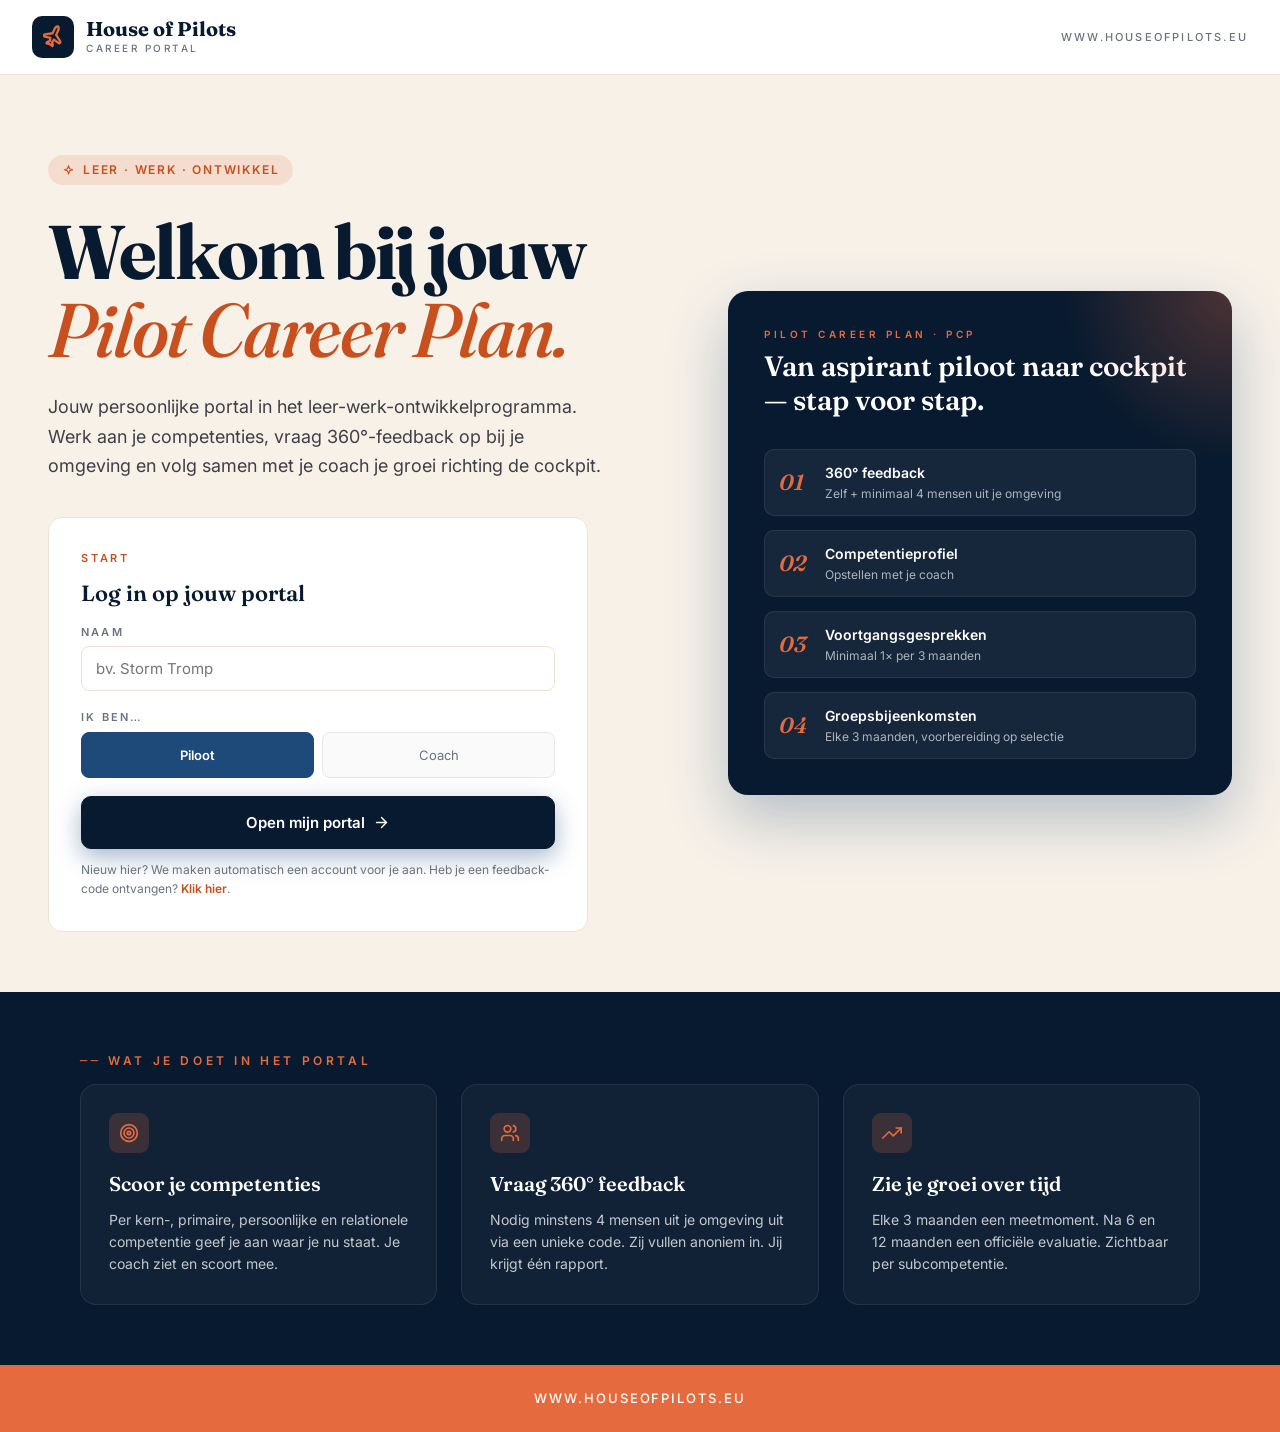
<file: site/index.html>
<!doctype html>
<html lang="nl">
<head>
  <meta charset="utf-8">
  <meta name="viewport" content="width=device-width,initial-scale=1">
  <title>House of Pilots — Pilot Career Portal</title>
  <link rel="stylesheet" href="css/style.css">
</head>
<body>

<nav class="nav">
  <div class="nav-brand">
    <div class="nav-logo" style="width:42px;height:42px;border-radius:10px">
      <svg width="22" height="22" viewBox="0 0 24 24" fill="none" stroke="#E56B3E" stroke-width="2.5" stroke-linecap="round" stroke-linejoin="round" style="transform:rotate(-20deg)">
        <path d="M17.8 19.2 16 11l3.5-3.5C21 6 21.5 4 21 3c-1-.5-3 0-4.5 1.5L13 8 4.8 6.2c-.5-.1-.9.1-1.1.5l-.3.5c-.2.5-.1 1 .3 1.3L9 12l-2 3H4l-1 1 3 2 2 3 1-1v-3l3-2 3.5 5.3c.3.4.8.5 1.3.3l.5-.2c.4-.3.6-.7.5-1.2z"/>
      </svg>
    </div>
    <div>
      <div class="nav-title" style="font-size:20px">House of Pilots</div>
      <div class="nav-sub">Career Portal</div>
    </div>
  </div>
  <div style="font-size:11px;letter-spacing:.2em;color:var(--muted);text-transform:uppercase;font-weight:500">www.houseofpilots.eu</div>
</nav>

<section class="hero">
  <div class="hero-grid">
    <div class="fade-up">
      <div class="hero-eyebrow">
        <svg width="13" height="13" viewBox="0 0 24 24" fill="none" stroke="currentColor" stroke-width="2" stroke-linecap="round" stroke-linejoin="round"><path d="m12 3-1.9 5.8L4.3 10.7l5.8 1.9L12 18.5l1.9-5.9 5.8-1.9-5.8-1.9z"/></svg>
        Leer · Werk · Ontwikkel
      </div>
      <h1 class="hero-title font-display">Welkom bij jouw <em>Pilot Career Plan.</em></h1>
      <p class="hero-lead">
        Jouw persoonlijke portal in het leer-werk-ontwikkelprogramma. Werk aan je competenties,
        vraag 360°-feedback op bij je omgeving en volg samen met je coach je groei richting de cockpit.
      </p>

      <form id="enter-form" class="card card-lg" style="max-width:540px">
        <div style="font-size:11px;letter-spacing:.25em;color:var(--coral-dark);text-transform:uppercase;font-weight:600;margin-bottom:10px">Start</div>
        <h3 class="font-display" style="font-size:22px;font-weight:600;color:var(--navy-deep);margin-bottom:14px">Log in op jouw portal</h3>

        <div class="field">
          <label class="field-label">Naam</label>
          <input id="f-name" class="input" placeholder="bv. Storm Tromp" autocomplete="name" required>
        </div>

        <div class="field">
          <label class="field-label">Ik ben…</label>
          <div style="display:flex;gap:8px">
            <label class="scale-opt main" style="min-width:0">
              <input type="radio" name="f-role" value="pilot" checked style="display:none">
              <span class="role-text">Piloot</span>
            </label>
            <label class="scale-opt main" style="min-width:0">
              <input type="radio" name="f-role" value="coach" style="display:none">
              <span class="role-text">Coach</span>
            </label>
          </div>
        </div>

        <button type="submit" class="btn btn-primary btn-lg" style="width:100%;justify-content:center">
          Open mijn portal
          <svg width="17" height="17" viewBox="0 0 24 24" fill="none" stroke="currentColor" stroke-width="2" stroke-linecap="round" stroke-linejoin="round"><path d="M5 12h14"/><path d="m12 5 7 7-7 7"/></svg>
        </button>
        <p style="font-size:12px;color:var(--muted);margin-top:12px;line-height:1.55">
          Nieuw hier? We maken automatisch een account voor je aan.
          Heb je een feedback-code ontvangen? <a href="feedback.html" style="color:var(--coral-dark);font-weight:600">Klik hier</a>.
        </p>
      </form>
    </div>

    <div class="fade-up" style="animation-delay:.15s">
      <div class="hero-card">
        <div class="hero-card-eyebrow">Pilot Career Plan · PCP</div>
        <div class="hero-card-title">Van aspirant piloot naar cockpit — stap voor stap.</div>
        <div class="hero-steps">
          <div class="hero-step"><div class="hero-step-num">01</div><div><div class="hero-step-t">360° feedback</div><div class="hero-step-d">Zelf + minimaal 4 mensen uit je omgeving</div></div></div>
          <div class="hero-step"><div class="hero-step-num">02</div><div><div class="hero-step-t">Competentieprofiel</div><div class="hero-step-d">Opstellen met je coach</div></div></div>
          <div class="hero-step"><div class="hero-step-num">03</div><div><div class="hero-step-t">Voortgangsgesprekken</div><div class="hero-step-d">Minimaal 1× per 3 maanden</div></div></div>
          <div class="hero-step"><div class="hero-step-num">04</div><div><div class="hero-step-t">Groepsbijeenkomsten</div><div class="hero-step-d">Elke 3 maanden, voorbereiding op selectie</div></div></div>
        </div>
      </div>
    </div>
  </div>
</section>

<section class="feat-section">
  <div class="container">
    <div class="feat-eyebrow">── Wat je doet in het portal</div>
    <div class="feat-grid">
      <div class="feat-card">
        <div class="feat-icon">
          <svg width="20" height="20" viewBox="0 0 24 24" fill="none" stroke="#E56B3E" stroke-width="2" stroke-linecap="round" stroke-linejoin="round"><circle cx="12" cy="12" r="10"/><circle cx="12" cy="12" r="6"/><circle cx="12" cy="12" r="2"/></svg>
        </div>
        <h3 class="feat-title">Scoor je competenties</h3>
        <p class="feat-body">Per kern-, primaire, persoonlijke en relationele competentie geef je aan waar je nu staat. Je coach ziet en scoort mee.</p>
      </div>
      <div class="feat-card">
        <div class="feat-icon">
          <svg width="20" height="20" viewBox="0 0 24 24" fill="none" stroke="#E56B3E" stroke-width="2" stroke-linecap="round" stroke-linejoin="round"><path d="M16 21v-2a4 4 0 0 0-4-4H6a4 4 0 0 0-4 4v2"/><circle cx="9" cy="7" r="4"/><path d="M22 21v-2a4 4 0 0 0-3-3.87"/><path d="M16 3.13a4 4 0 0 1 0 7.75"/></svg>
        </div>
        <h3 class="feat-title">Vraag 360° feedback</h3>
        <p class="feat-body">Nodig minstens 4 mensen uit je omgeving uit via een unieke code. Zij vullen anoniem in. Jij krijgt één rapport.</p>
      </div>
      <div class="feat-card">
        <div class="feat-icon">
          <svg width="20" height="20" viewBox="0 0 24 24" fill="none" stroke="#E56B3E" stroke-width="2" stroke-linecap="round" stroke-linejoin="round"><polyline points="23 6 13.5 15.5 8.5 10.5 1 18"/><polyline points="17 6 23 6 23 12"/></svg>
        </div>
        <h3 class="feat-title">Zie je groei over tijd</h3>
        <p class="feat-body">Elke 3 maanden een meetmoment. Na 6 en 12 maanden een officiële evaluatie. Zichtbaar per subcompetentie.</p>
      </div>
    </div>
  </div>
</section>

<footer class="footer">WWW.HOUSEOFPILOTS.EU</footer>

<style>
  /* Radio-style scale buttons (intro form) */
  .scale-opt.main{cursor:pointer}
  input[type=radio]:checked + .role-text,
  label.scale-opt:has(input:checked){background:var(--navy);color:white;border-color:var(--navy);font-weight:600}
</style>

<script src="js/config.js"></script>
<script src="js/api.js"></script>
<script src="js/utils.js"></script>
<script>
  document.getElementById('enter-form').addEventListener('submit', async (e) => {
    e.preventDefault();
    const name = document.getElementById('f-name').value.trim();
    const role = (document.querySelector('input[name=f-role]:checked') || {}).value || 'pilot';
    if (!name) return;

    const btn = e.target.querySelector('button[type=submit]');
    const orig = btn.innerHTML;
    btn.disabled = true; btn.innerHTML = 'Even geduld…';

    try {
      const user = await HopApi.findOrCreateUser({ full_name: name, role });
      HopSession.set({ user_id: user.id, full_name: user.full_name, role });
      window.location.href = 'portal.html';
    } catch (err) {
      console.error(err);
      HopUtil.toast('Kon niet inloggen — controleer je internetverbinding', 'error', 3000);
      btn.disabled = false; btn.innerHTML = orig;
    }
  });

  // Style radios via JS fallback for browsers without :has()
  document.querySelectorAll('input[name=f-role]').forEach((r) => {
    r.addEventListener('change', () => {
      document.querySelectorAll('label.scale-opt').forEach((lbl) => {
        const checked = lbl.querySelector('input')?.checked;
        lbl.classList.toggle('active', !!checked);
      });
    });
  });
  document.querySelectorAll('input[name=f-role]:checked').forEach((r) => r.dispatchEvent(new Event('change')));
</script>
</body>
</html>
</file>
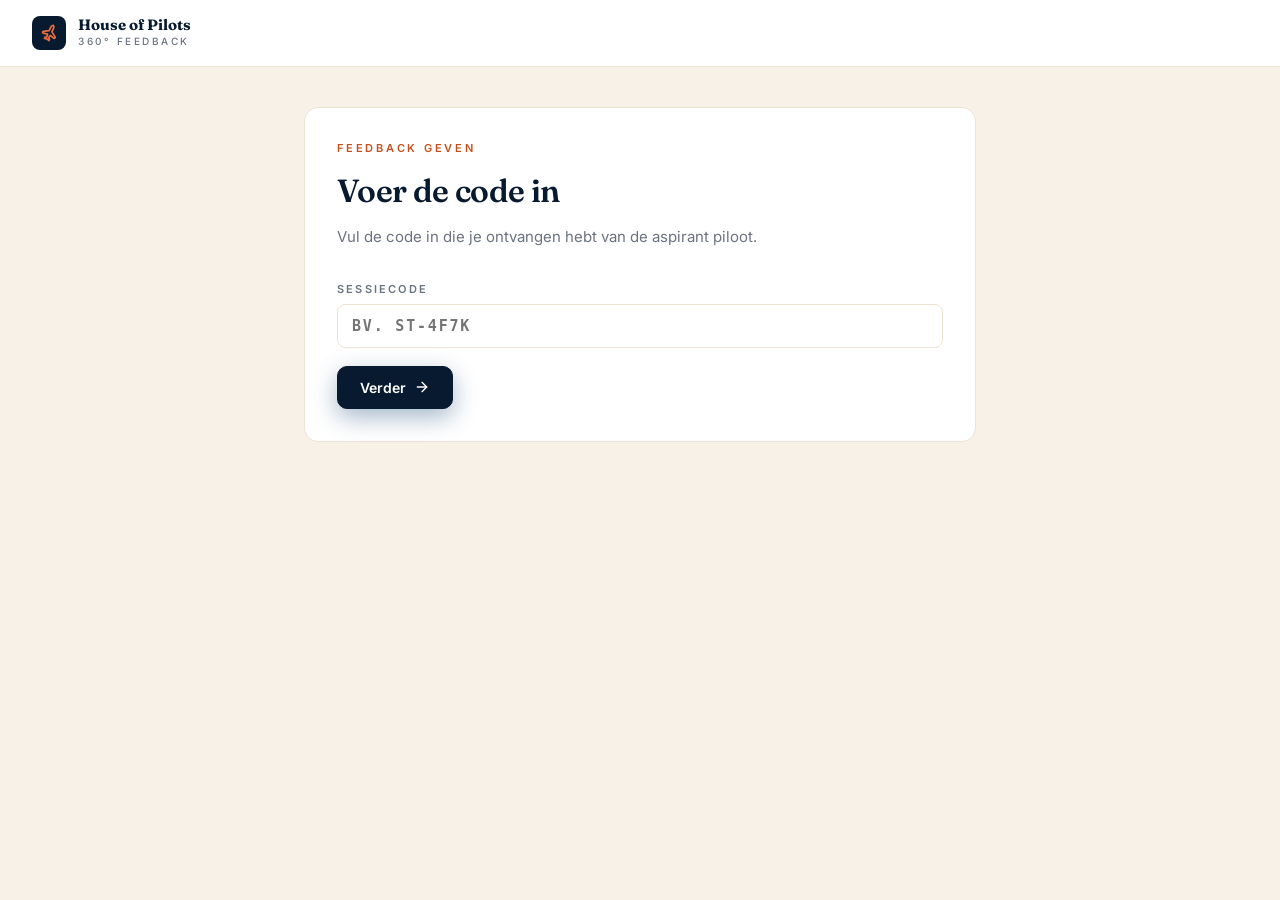
<file: site/feedback.html>
<!doctype html>
<html lang="nl">
<head>
  <meta charset="utf-8">
  <meta name="viewport" content="width=device-width,initial-scale=1">
  <title>360° Feedback geven — House of Pilots</title>
  <link rel="stylesheet" href="css/style.css">
</head>
<body>

<nav class="nav">
  <div class="nav-brand">
    <div class="nav-logo">
      <svg width="17" height="17" viewBox="0 0 24 24" fill="none" stroke="#E56B3E" stroke-width="2.5" stroke-linecap="round" stroke-linejoin="round" style="transform:rotate(-20deg)"><path d="M17.8 19.2 16 11l3.5-3.5C21 6 21.5 4 21 3c-1-.5-3 0-4.5 1.5L13 8 4.8 6.2c-.5-.1-.9.1-1.1.5l-.3.5c-.2.5-.1 1 .3 1.3L9 12l-2 3H4l-1 1 3 2 2 3 1-1v-3l3-2 3.5 5.3c.3.4.8.5 1.3.3l.5-.2c.4-.3.6-.7.5-1.2z"/></svg>
    </div>
    <div>
      <div class="nav-title">House of Pilots</div>
      <div class="nav-sub">360° Feedback</div>
    </div>
  </div>
</nav>

<main class="container-sm" style="padding-top:40px;padding-bottom:60px">
  <div id="main"><div class="spinner" style="margin:120px auto"></div></div>
</main>

<script src="js/config.js"></script>
<script src="js/api.js"></script>
<script src="js/data.js"></script>
<script src="js/utils.js"></script>
<script src="js/feedback.js"></script>
</body>
</html>
</file>
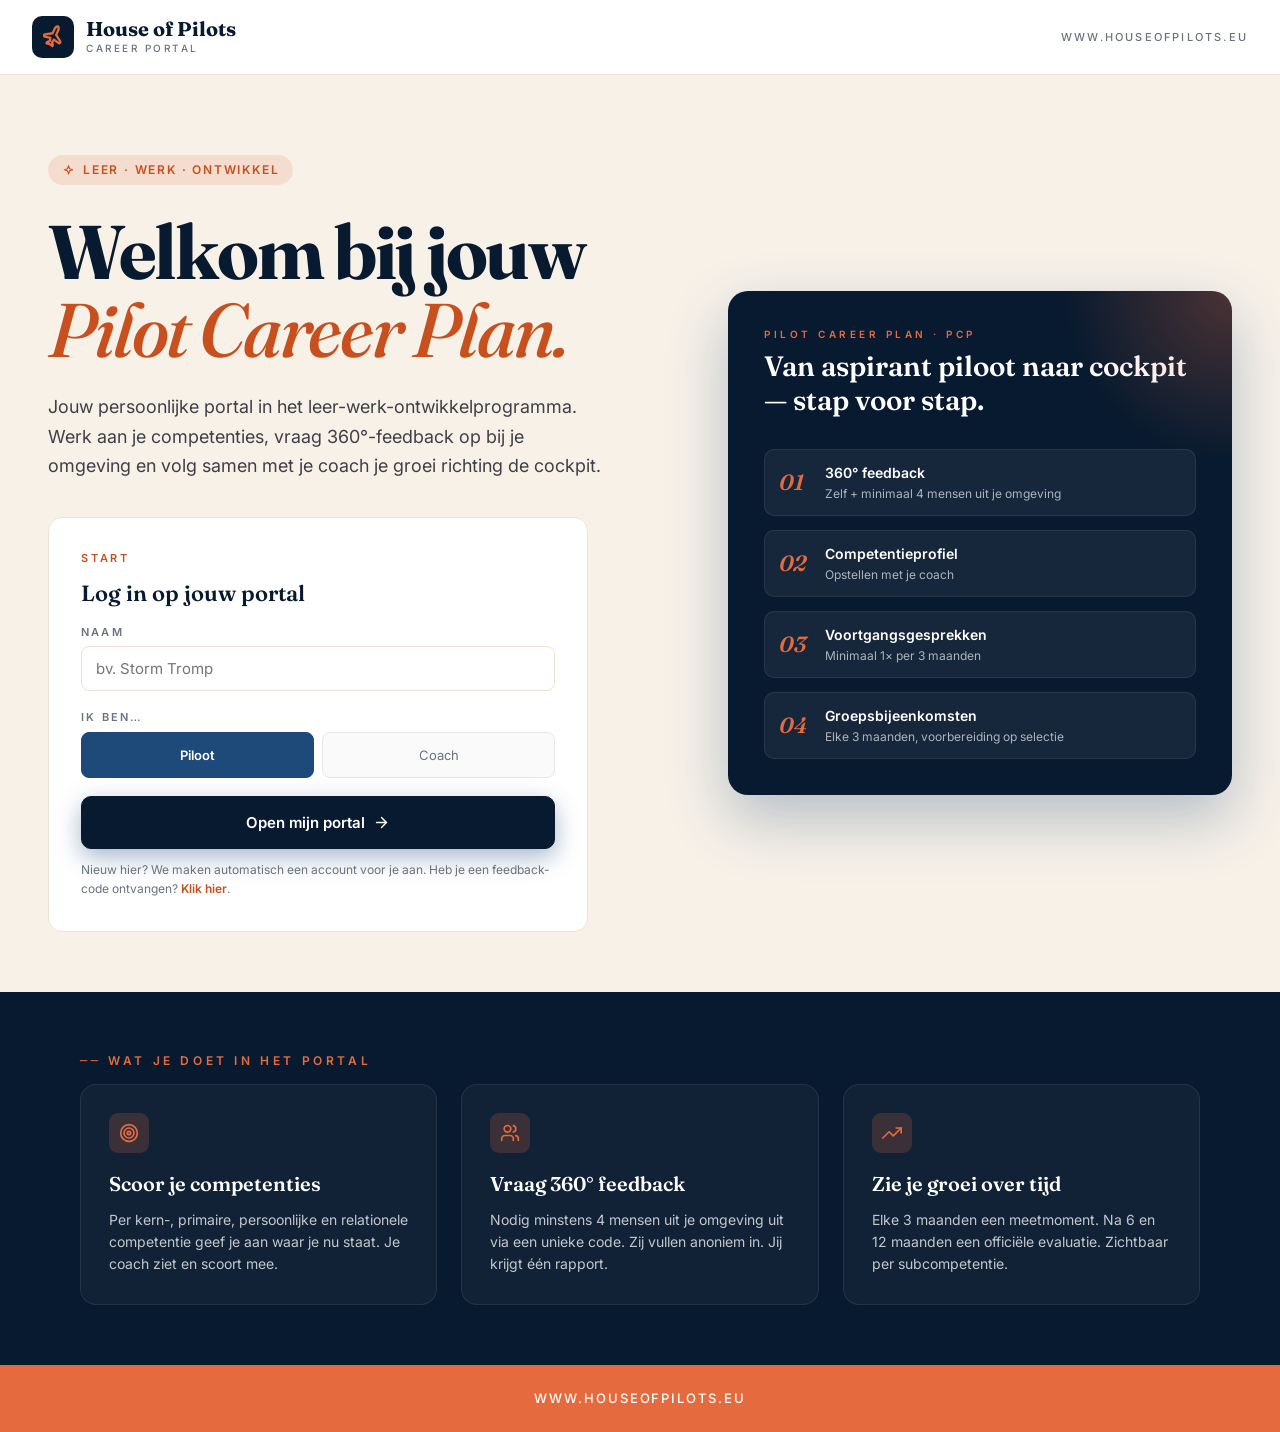
<file: site/portal.html>
<!doctype html>
<html lang="nl">
<head>
  <meta charset="utf-8">
  <meta name="viewport" content="width=device-width,initial-scale=1">
  <title>Portal — House of Pilots</title>
  <link rel="stylesheet" href="css/style.css">
</head>
<body>

<nav class="nav no-print">
  <div class="nav-brand">
    <a href="index.html" class="btn-ghost" style="padding:6px;display:flex;align-items:center" title="Terug naar home">
      <svg width="18" height="18" viewBox="0 0 24 24" fill="none" stroke="currentColor" stroke-width="2" stroke-linecap="round" stroke-linejoin="round"><path d="m15 18-6-6 6-6"/></svg>
    </a>
    <div class="nav-logo">
      <svg width="17" height="17" viewBox="0 0 24 24" fill="none" stroke="#E56B3E" stroke-width="2.5" stroke-linecap="round" stroke-linejoin="round" style="transform:rotate(-20deg)"><path d="M17.8 19.2 16 11l3.5-3.5C21 6 21.5 4 21 3c-1-.5-3 0-4.5 1.5L13 8 4.8 6.2c-.5-.1-.9.1-1.1.5l-.3.5c-.2.5-.1 1 .3 1.3L9 12l-2 3H4l-1 1 3 2 2 3 1-1v-3l3-2 3.5 5.3c.3.4.8.5 1.3.3l.5-.2c.4-.3.6-.7.5-1.2z"/></svg>
    </div>
    <div>
      <div class="nav-title">House of Pilots Portal</div>
      <div class="nav-sub" id="nav-user">Pilot Career Plan</div>
    </div>
  </div>
  <div class="nav-right">
    <button class="role-btn" id="role-pilot" data-role="pilot">
      <svg width="14" height="14" viewBox="0 0 24 24" fill="none" stroke="currentColor" stroke-width="2" stroke-linecap="round" stroke-linejoin="round"><path d="M20 21v-2a4 4 0 0 0-4-4H8a4 4 0 0 0-4 4v2"/><circle cx="12" cy="7" r="4"/></svg>
      Piloot
    </button>
    <button class="role-btn" id="role-coach" data-role="coach">
      <svg width="14" height="14" viewBox="0 0 24 24" fill="none" stroke="currentColor" stroke-width="2" stroke-linecap="round" stroke-linejoin="round"><path d="M17 11a5 5 0 1 0-10 0v6h10z"/><path d="M12 2v3"/><path d="m4.9 4.9 2.1 2.1"/><path d="m19.1 4.9-2.1 2.1"/><path d="M3 21h18"/></svg>
      Coach
    </button>
    <button class="role-btn" id="btn-logout" title="Uitloggen" style="background:transparent">
      <svg width="14" height="14" viewBox="0 0 24 24" fill="none" stroke="currentColor" stroke-width="2" stroke-linecap="round" stroke-linejoin="round"><path d="M9 21H5a2 2 0 0 1-2-2V5a2 2 0 0 1 2-2h4"/><polyline points="16 17 21 12 16 7"/><line x1="21" y1="12" x2="9" y2="12"/></svg>
    </button>
  </div>
</nav>

<div class="app-grid">
  <aside class="sidebar no-print">
    <div class="sidebar-label">Navigatie</div>
    <button class="side-link" data-tab="dashboard">
      <svg width="17" height="17" viewBox="0 0 24 24" fill="none" stroke="currentColor" stroke-width="2" stroke-linecap="round" stroke-linejoin="round"><path d="M3 3v18h18"/><path d="M18 17V9"/><path d="M13 17V5"/><path d="M8 17v-3"/></svg>
      Dashboard
    </button>
    <button class="side-link" data-tab="pcp">
      <svg width="17" height="17" viewBox="0 0 24 24" fill="none" stroke="currentColor" stroke-width="2" stroke-linecap="round" stroke-linejoin="round"><circle cx="12" cy="12" r="10"/><circle cx="12" cy="12" r="6"/><circle cx="12" cy="12" r="2"/></svg>
      PCP — Competenties
    </button>
    <button class="side-link" data-tab="feedback">
      <svg width="17" height="17" viewBox="0 0 24 24" fill="none" stroke="currentColor" stroke-width="2" stroke-linecap="round" stroke-linejoin="round"><path d="M16 21v-2a4 4 0 0 0-4-4H6a4 4 0 0 0-4 4v2"/><circle cx="9" cy="7" r="4"/><path d="M22 21v-2a4 4 0 0 0-3-3.87"/><path d="M16 3.13a4 4 0 0 1 0 7.75"/></svg>
      360° Feedback
    </button>

    <div style="margin-top:32px;padding:0 12px">
      <div class="sidebar-label" style="padding:0 0 10px">Huidige rol</div>
      <div id="role-card" style="padding:14px;border-radius:10px;border:1px solid"></div>
    </div>
  </aside>

  <main class="main" id="main"></main>
</div>

<script src="js/config.js"></script>
<script src="js/api.js"></script>
<script src="js/data.js"></script>
<script src="js/utils.js"></script>
<script src="js/portal.js"></script>
</body>
</html>
</file>
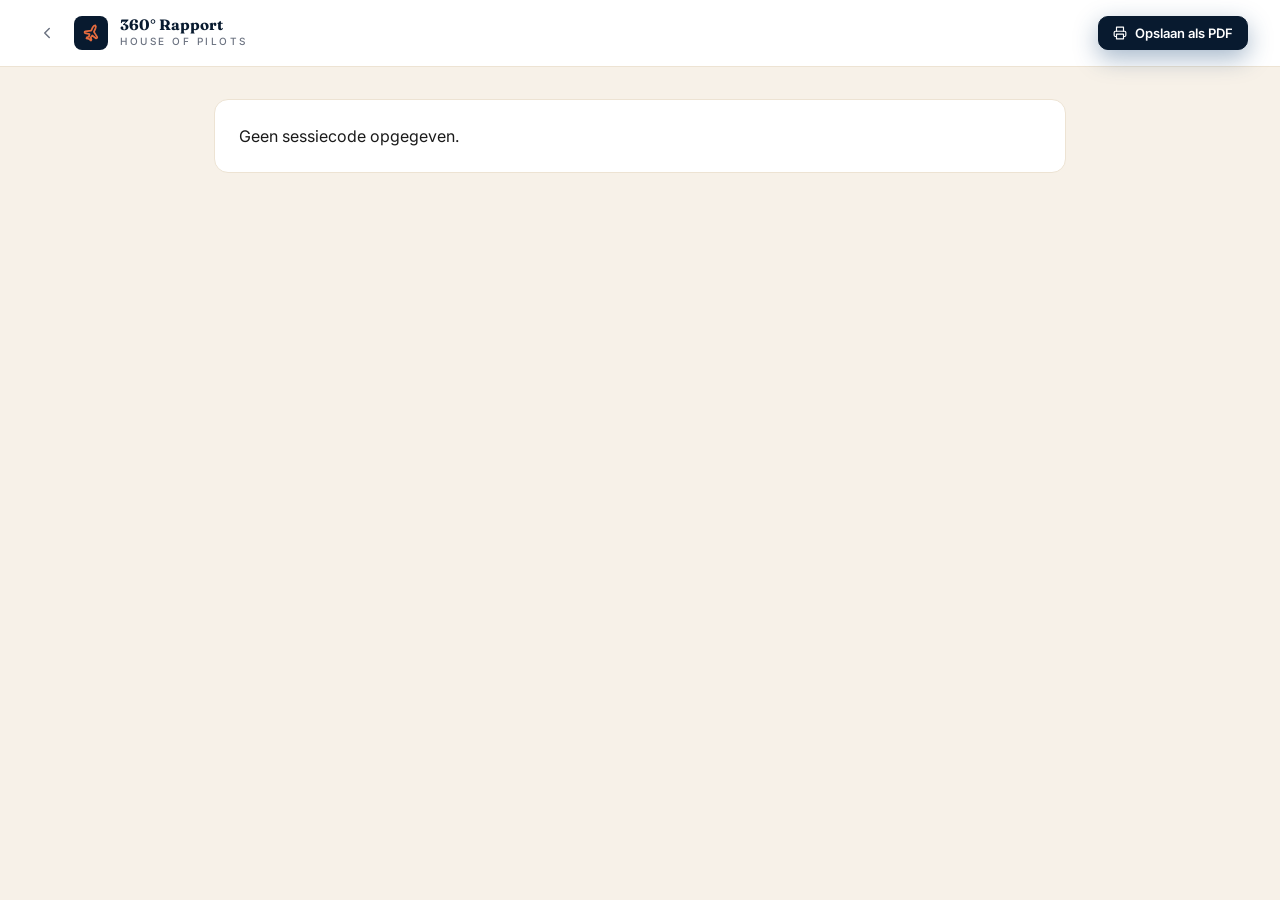
<file: site/report.html>
<!doctype html>
<html lang="nl">
<head>
  <meta charset="utf-8">
  <meta name="viewport" content="width=device-width,initial-scale=1">
  <title>360° Rapport — House of Pilots</title>
  <link rel="stylesheet" href="css/style.css">
</head>
<body>

<nav class="nav no-print">
  <div class="nav-brand">
    <a href="portal.html#feedback" class="btn-ghost" style="padding:6px;display:flex;align-items:center">
      <svg width="18" height="18" viewBox="0 0 24 24" fill="none" stroke="currentColor" stroke-width="2" stroke-linecap="round" stroke-linejoin="round"><path d="m15 18-6-6 6-6"/></svg>
    </a>
    <div class="nav-logo">
      <svg width="17" height="17" viewBox="0 0 24 24" fill="none" stroke="#E56B3E" stroke-width="2.5" stroke-linecap="round" stroke-linejoin="round" style="transform:rotate(-20deg)"><path d="M17.8 19.2 16 11l3.5-3.5C21 6 21.5 4 21 3c-1-.5-3 0-4.5 1.5L13 8 4.8 6.2c-.5-.1-.9.1-1.1.5l-.3.5c-.2.5-.1 1 .3 1.3L9 12l-2 3H4l-1 1 3 2 2 3 1-1v-3l3-2 3.5 5.3c.3.4.8.5 1.3.3l.5-.2c.4-.3.6-.7.5-1.2z"/></svg>
    </div>
    <div>
      <div class="nav-title">360° Rapport</div>
      <div class="nav-sub">House of Pilots</div>
    </div>
  </div>
  <button class="btn btn-primary btn-sm" id="btn-print">
    <svg width="14" height="14" viewBox="0 0 24 24" fill="none" stroke="currentColor" stroke-width="2" stroke-linecap="round" stroke-linejoin="round"><polyline points="6 9 6 2 18 2 18 9"/><path d="M6 18H4a2 2 0 0 1-2-2v-5a2 2 0 0 1 2-2h16a2 2 0 0 1 2 2v5a2 2 0 0 1-2 2h-2"/><rect x="6" y="14" width="12" height="8"/></svg>
    Opslaan als PDF
  </button>
</nav>

<main style="padding:32px 24px;max-width:900px;margin:0 auto" id="main">
  <div class="spinner" style="margin:120px auto"></div>
</main>

<script src="js/config.js"></script>
<script src="js/api.js"></script>
<script src="js/data.js"></script>
<script src="js/utils.js"></script>
<script src="js/report.js"></script>
</body>
</html>
</file>
<file: site/css/style.css>
/* ============================================================
   HOUSE OF PILOTS — Shared stylesheet
   Theme: cream / navy / coral  (Fraunces + Inter)
   ============================================================ */

@import url('https://fonts.googleapis.com/css2?family=Fraunces:opsz,wght@9..144,400;9..144,500;9..144,600;9..144,700&family=Inter:wght@300;400;500;600;700&display=swap');

:root{
  --navy:#1E4A7A;
  --navy-dark:#0F2844;
  --navy-deep:#081A2F;
  --coral:#E56B3E;
  --coral-dark:#C8501E;
  --cream:#F7F1E8;
  --sand:#EDE3D3;
  --ink:#1A1A1A;
  --muted:#6B7280;
  --success:#15803D;
  --warning:#D97706;
  --danger:#B91C1C;
}

*{box-sizing:border-box;margin:0;padding:0}
html,body{min-height:100%}
body{
  font-family:'Inter',system-ui,-apple-system,sans-serif;
  color:var(--ink);
  background:var(--cream);
  line-height:1.5;
  -webkit-font-smoothing:antialiased;
}

.font-display{font-family:'Fraunces',Georgia,serif;font-optical-sizing:auto}
a{color:inherit;text-decoration:none}
button{font-family:inherit;cursor:pointer;border:none;background:none}
input,textarea,select{font-family:inherit;font-size:inherit;color:inherit}
::selection{background:var(--coral);color:white}

/* ========== Animations ========== */
@keyframes fadeUp  { from{opacity:0;transform:translateY(16px)} to{opacity:1;transform:translateY(0)} }
@keyframes slideIn { from{opacity:0;transform:translateX(-10px)} to{opacity:1;transform:translateX(0)} }
@keyframes spin    { to{transform:rotate(360deg)} }
.fade-up{animation:fadeUp .6s ease-out both}
.slide-in{animation:slideIn .4s ease-out both}

/* ========== Layout helpers ========== */
.container{max-width:1280px;margin:0 auto;padding:0 32px}
.container-sm{max-width:720px;margin:0 auto;padding:0 24px}
.stack > * + *{margin-top:var(--gap,1rem)}
.hidden{display:none!important}

/* ========== Nav bar ========== */
.nav{
  padding:16px 32px;
  background:white;
  border-bottom:1px solid var(--sand);
  display:flex;align-items:center;justify-content:space-between;
  position:sticky;top:0;z-index:30;
}
.nav-brand{display:flex;align-items:center;gap:12px}
.nav-logo{
  width:34px;height:34px;border-radius:8px;background:var(--navy-deep);
  display:flex;align-items:center;justify-content:center;
}
.nav-logo svg{transform:rotate(-20deg)}
.nav-title{font-family:'Fraunces',Georgia,serif;font-size:15px;font-weight:700;color:var(--navy-deep);line-height:1}
.nav-sub{font-size:10px;letter-spacing:.25em;color:var(--muted);text-transform:uppercase;margin-top:2px;font-weight:500}
.nav-right{display:flex;gap:4px;padding:4px;background:var(--sand);border-radius:10px}

.role-btn{
  padding:7px 14px;border-radius:7px;font-size:13px;font-weight:600;
  display:flex;align-items:center;gap:6px;color:var(--muted);
}
.role-btn.active{background:white;color:var(--navy-deep);box-shadow:0 1px 3px rgba(0,0,0,.1)}

/* ========== Sidebar ========== */
.app-grid{display:grid;grid-template-columns:240px 1fr;min-height:calc(100vh - 67px)}
.sidebar{background:white;border-right:1px solid var(--sand);padding:28px 16px}
.sidebar-label{font-size:10px;letter-spacing:.25em;color:var(--muted);text-transform:uppercase;padding:0 12px 10px;font-weight:600}
.side-link{
  width:100%;display:flex;align-items:center;gap:12px;
  padding:12px 14px;color:var(--ink);border-radius:9px;
  font-size:14px;font-weight:500;text-align:left;margin-bottom:4px;
}
.side-link.active{background:var(--navy-deep);color:white}
.side-link:not(.active):hover{background:var(--sand)}
.main{padding:36px 48px;max-width:1200px}

/* ========== Intro / landing ========== */
.hero{position:relative;padding:80px 48px 60px;max-width:1280px;margin:0 auto}
.hero-grid{display:grid;grid-template-columns:1.1fr .9fr;gap:64px;align-items:center}
.hero-eyebrow{
  display:inline-flex;align-items:center;gap:8px;padding:6px 14px;border-radius:999px;
  background:rgba(229,107,62,.15);color:var(--coral-dark);
  font-size:12px;font-weight:600;letter-spacing:.15em;text-transform:uppercase;margin-bottom:28px;
}
.hero-title{font-size:76px;font-weight:700;line-height:1.02;letter-spacing:-.03em;color:var(--navy-deep);margin-bottom:24px}
.hero-title em{font-style:italic;color:var(--coral-dark);font-weight:500}
.hero-lead{font-size:18px;line-height:1.65;color:#3F3F46;max-width:560px;margin-bottom:36px}

.hero-card{background:var(--navy-deep);border-radius:20px;padding:36px;color:white;position:relative;overflow:hidden;box-shadow:0 24px 60px rgba(30,74,122,.3)}
.hero-card::after{content:'';position:absolute;top:0;right:0;width:200px;height:200px;background:radial-gradient(circle at top right,rgba(229,107,62,.3),transparent 60%)}
.hero-card-eyebrow{font-size:10px;letter-spacing:.35em;color:var(--coral);text-transform:uppercase;margin-bottom:8px;font-weight:600;position:relative}
.hero-card-title{font-family:'Fraunces',Georgia,serif;font-size:28px;font-weight:600;line-height:1.2;margin-bottom:32px;position:relative}
.hero-steps{display:flex;flex-direction:column;gap:14px;position:relative}
.hero-step{display:flex;align-items:center;gap:14px;padding:12px 14px;background:rgba(255,255,255,.06);border:1px solid rgba(255,255,255,.08);border-radius:10px}
.hero-step-num{font-family:'Fraunces',Georgia,serif;font-size:22px;color:var(--coral);font-weight:600;font-style:italic;min-width:32px}
.hero-step-t{font-size:14px;font-weight:600}
.hero-step-d{font-size:12px;color:rgba(255,255,255,.65);margin-top:2px}

.feat-section{padding:60px 48px;background:var(--navy-deep);color:white}
.feat-eyebrow{font-size:12px;letter-spacing:.3em;color:var(--coral);text-transform:uppercase;margin-bottom:14px;font-weight:600}
.feat-grid{display:grid;grid-template-columns:repeat(3,1fr);gap:24px}
.feat-card{padding:28px;background:rgba(255,255,255,.04);border:1px solid rgba(255,255,255,.08);border-radius:16px}
.feat-icon{width:40px;height:40px;border-radius:9px;background:rgba(229,107,62,.2);display:flex;align-items:center;justify-content:center;margin-bottom:16px}
.feat-title{font-family:'Fraunces',Georgia,serif;font-size:20px;font-weight:600;margin-bottom:10px}
.feat-body{font-size:14px;line-height:1.6;color:rgba(255,255,255,.75)}

.footer{padding:24px 48px;background:var(--coral);color:white;text-align:center;font-size:13px;letter-spacing:.15em;font-weight:500}

/* ========== Buttons ========== */
.btn{
  display:inline-flex;align-items:center;gap:8px;
  padding:12px 22px;border-radius:10px;
  font-size:14px;font-weight:600;
  background:white;color:var(--ink);border:1px solid var(--sand);
  transition:transform .12s ease, background .12s ease, border-color .12s ease;
}
.btn:hover{background:var(--sand)}
.btn-primary{background:var(--navy-deep);color:white;border-color:var(--navy-deep);box-shadow:0 8px 24px rgba(30,74,122,.4)}
.btn-primary:hover{background:var(--navy-dark);transform:translateY(-1px)}
.btn-coral{background:var(--coral);color:white;border-color:var(--coral)}
.btn-coral:hover{background:var(--coral-dark)}
.btn-ghost{background:transparent;border:none;color:var(--muted)}
.btn-ghost:hover{color:var(--ink);background:var(--sand)}
.btn[disabled],.btn:disabled{opacity:.5;cursor:not-allowed}
.btn-sm{padding:8px 14px;font-size:13px}
.btn-lg{padding:16px 28px;font-size:15px}

/* ========== Cards & panels ========== */
.card{background:white;border:1px solid var(--sand);border-radius:14px;padding:24px}
.card-lg{padding:32px}
.panel{background:var(--navy-deep);color:white;border-radius:16px;padding:32px;position:relative;overflow:hidden}
.panel::before{content:'';position:absolute;top:-60px;right:-60px;width:240px;height:240px;border-radius:50%;background:radial-gradient(circle,rgba(229,107,62,.25),transparent 70%)}

.eyebrow{font-size:11px;letter-spacing:.25em;color:var(--coral-dark);text-transform:uppercase;font-weight:600;margin-bottom:10px}
.page-title{font-family:'Fraunces',Georgia,serif;font-size:44px;font-weight:600;color:var(--navy-deep);letter-spacing:-.02em;margin-bottom:10px}
.page-lead{font-size:15px;color:var(--muted);margin-bottom:32px;max-width:680px;line-height:1.65}

/* ========== Inputs ========== */
.field{margin-bottom:18px}
.field-label{display:block;font-size:11px;letter-spacing:.2em;color:var(--muted);text-transform:uppercase;font-weight:600;margin-bottom:6px}
.input,textarea.input{
  width:100%;padding:12px 14px;border:1px solid var(--sand);border-radius:8px;
  font-size:15px;background:white;outline:none;transition:border-color .15s;
}
.input:focus,textarea.input:focus{border-color:var(--coral)}
textarea.input{resize:vertical;min-height:80px;line-height:1.55}
.input-code{font-family:'JetBrains Mono',ui-monospace,monospace;letter-spacing:.12em;text-transform:uppercase;font-weight:700;color:var(--navy-deep)}

/* ========== Scale buttons (rating scales) ========== */
.scale{display:flex;gap:6px;flex-wrap:wrap}
.scale-opt{
  flex:1;min-width:80px;padding:10px 8px;border-radius:8px;
  background:#FAFAFA;color:#6B7280;border:1px solid #E5E7EB;
  font-size:11px;line-height:1.3;text-align:center;
  display:flex;flex-direction:column;align-items:center;gap:4px;
  transition:all .12s;
}
.scale-opt:hover{border-color:var(--navy);color:var(--navy)}
.scale-opt .n{font-size:15px;font-weight:700}
.scale-opt.active{background:var(--navy);color:white;border-color:var(--navy);font-weight:600}
.scale-opt.main{padding:14px 12px;min-width:120px;font-size:13px}
.scale-opt.main .n{font-size:18px}

/* ========== Progress ========== */
.progress{height:4px;background:var(--sand);border-radius:99px;overflow:hidden;margin-bottom:20px}
.progress-fill{height:100%;background:linear-gradient(90deg,var(--coral),#F59E0B);transition:width .4s}

/* ========== Tabs ========== */
.tabs{display:flex;gap:8px;margin-bottom:28px;border-bottom:1px solid var(--sand);overflow-x:auto}
.tab{
  padding:12px 18px;color:var(--muted);font-size:14px;font-weight:500;
  border-bottom:3px solid transparent;margin-bottom:-1px;white-space:nowrap;
  display:flex;align-items:center;gap:8px;
}
.tab.active{color:var(--navy-deep);font-weight:600;border-bottom-color:var(--coral)}

/* ========== Pills, badges ========== */
.pill{display:inline-flex;align-items:center;gap:6px;padding:4px 10px;border-radius:999px;font-size:12px;font-weight:600}
.pill-success{background:#DCFCE7;color:var(--success)}
.pill-coral{background:rgba(229,107,62,.15);color:var(--coral-dark)}
.pill-navy{background:rgba(30,74,122,.1);color:var(--navy)}

.dash-stat{padding:24px;background:white;border:1px solid var(--sand);border-radius:12px;display:flex;gap:18px;align-items:center;transition:border-color .15s, transform .15s}
.dash-stat:hover{border-color:var(--navy);transform:translateY(-2px)}
.dash-stat .icon-wrap{width:52px;height:52px;border-radius:12px;display:flex;align-items:center;justify-content:center;flex-shrink:0}
.dash-stat .t{font-family:'Fraunces',Georgia,serif;font-size:20px;font-weight:600;color:var(--navy-deep);margin-bottom:4px}
.dash-stat .d{font-size:13px;color:var(--muted)}

/* ========== Feedback / session UI ========== */
.code-hero{font-family:'JetBrains Mono',ui-monospace,monospace;font-size:48px;font-weight:700;letter-spacing:.1em;color:white}
.link-box{background:rgba(255,255,255,.08);border:1px dashed rgba(255,255,255,.25);border-radius:8px;padding:10px 14px;font-size:12px;font-family:ui-monospace,monospace;cursor:pointer;word-break:break-all;color:rgba(255,255,255,.85)}
.link-box:hover{background:rgba(255,255,255,.14)}

.resp-row{display:flex;align-items:center;gap:12px;padding:10px 14px;background:#F9FAFB;border:1px solid var(--sand);border-radius:10px;margin-bottom:8px}
.resp-row.self{background:rgba(229,107,62,.1);border-color:rgba(229,107,62,.3)}
.resp-avatar{width:34px;height:34px;border-radius:50%;background:var(--navy);color:white;display:flex;align-items:center;justify-content:center;font-weight:700;font-size:13px;flex-shrink:0}
.resp-row.self .resp-avatar{background:var(--coral)}
.resp-name{font-size:14px;font-weight:600;color:var(--navy-deep)}
.resp-meta{font-size:11px;color:var(--muted)}

/* ========== Loading ========== */
.spinner{width:32px;height:32px;border:3px solid var(--sand);border-top-color:var(--navy);border-radius:50%;animation:spin 1s linear infinite;margin:0 auto}
.dots::after{content:'';animation:dt 1.4s steps(4,end) infinite}
@keyframes dt{0%,20%{content:''}40%{content:'.'}60%{content:'..'}80%,100%{content:'...'}}

/* ========== Toast ========== */
.toast{position:fixed;top:90px;right:32px;padding:10px 16px;background:var(--navy);color:white;border-radius:10px;font-size:13px;font-weight:500;box-shadow:0 4px 20px rgba(0,0,0,.15);z-index:40;display:flex;align-items:center;gap:8px}
.toast.success{background:var(--success)}
.toast.error{background:var(--danger)}

/* ========== PCP competentie blokken ========== */
.comp-block{background:white;border:1px solid var(--sand);border-radius:14px;margin-bottom:14px;overflow:hidden;border-left:4px solid var(--navy)}
.comp-head{width:100%;padding:22px 26px;text-align:left;display:flex;align-items:center;justify-content:space-between;gap:16px}
.comp-id{font-family:'Fraunces',Georgia,serif;font-size:14px;font-weight:700;letter-spacing:.05em}
.comp-title{font-family:'Fraunces',Georgia,serif;font-size:22px;font-weight:600;color:var(--navy-deep);line-height:1.2}
.comp-subtitle{font-size:14px;color:var(--muted);font-weight:400;font-style:italic;margin-left:8px}
.comp-meta{font-size:13px;color:var(--muted);margin-top:6px;display:flex;align-items:center;gap:14px}
.comp-body{padding:0 26px 26px}
.def-box{padding:18px;background:var(--cream);border-radius:10px;margin-bottom:22px;font-size:14px;line-height:1.65;color:#374151;border-left:3px solid var(--navy)}
.def-box-label{font-size:10px;letter-spacing:.25em;text-transform:uppercase;font-weight:600;margin-bottom:6px;color:var(--navy)}
.sub-block{margin-bottom:20px;padding-bottom:20px;border-bottom:1px solid var(--sand)}
.sub-block:last-child{border-bottom:none}
.sub-title{font-size:16px;font-weight:600;color:var(--navy-deep);margin-bottom:4px}
.sub-desc{font-size:13px;color:#4B5563;line-height:1.6;margin-bottom:12px}

.chev{transition:transform .2s}
.expanded .chev{transform:rotate(90deg)}

.other-score{padding:8px 12px;background:rgba(30,74,122,.08);border:1px dashed rgba(30,74,122,.4);border-radius:8px;font-size:12px;color:var(--navy-deep);margin:10px 0;display:flex;align-items:center;gap:8px}

/* ========== Rapport (print-ready) ========== */
.report-page{background:white;border:1px solid var(--sand);border-radius:14px;padding:40px 48px;margin-bottom:20px}
.report-cover{background:var(--navy-deep);color:white;border-radius:20px;padding:56px 52px;margin-bottom:24px;position:relative;overflow:hidden;min-height:280px}
.report-cover::before{content:'';position:absolute;top:0;left:0;width:160px;height:100%;background:var(--coral-dark);clip-path:polygon(0 0,55% 0,100% 100%,0 100%)}
.report-cover-inner{position:relative;margin-left:180px}
.report-cover-label{font-size:11px;letter-spacing:.2em;text-transform:uppercase;color:rgba(255,255,255,.55);margin-bottom:12px}
.report-cover-name{font-family:'Fraunces',Georgia,serif;font-size:52px;font-weight:400;letter-spacing:-.5px;line-height:1;margin-bottom:10px}
.report-cover-date{font-size:11px;letter-spacing:.15em;text-transform:uppercase;color:rgba(255,255,255,.5);margin-bottom:60px}
.report-cover-logo{font-size:13px;font-weight:700;color:rgba(255,255,255,.7);letter-spacing:.04em}

.report-h0{font-family:'Fraunces',Georgia,serif;font-size:30px;font-weight:300;color:#BBB;margin-bottom:16px}
.report-h0 em{color:var(--navy-deep);font-style:normal}
.report-h2{font-size:10px;font-weight:700;letter-spacing:.1em;text-transform:uppercase;color:var(--navy-deep);margin-bottom:10px}
.report-body{font-size:13px;color:#555;line-height:1.65;margin-bottom:24px}

.rep-list-item{display:flex;gap:12px;padding:5px 0;border-bottom:1px solid #F3F4F6;font-size:13px}
.rep-bullet{width:7px;height:7px;background:var(--navy-deep);margin-top:7px;flex-shrink:0}
.rep-bullet.coral{background:var(--coral)}

.sam-row{display:flex;align-items:center;gap:0;margin-bottom:5px}
.sam-label{font-size:10px;letter-spacing:.05em;text-transform:uppercase;color:#555;width:240px;flex-shrink:0;line-height:1.3;padding-right:10px}
.sam-track{display:flex;align-items:center;flex:1;height:22px}
.sam-fill{height:22px;background:linear-gradient(90deg,var(--navy),#4A6FA5);min-width:2px}
.sam-spread{height:3px;background:#BBB;align-self:center;margin-left:2px}
.sam-score{font-size:11px;font-weight:700;color:white;background:var(--navy-deep);padding:3px 8px;border-radius:4px;margin-left:10px;flex-shrink:0}

.cat-row{display:flex;align-items:center;gap:8px;margin-bottom:5px}
.cat-label{font-size:9px;letter-spacing:.07em;text-transform:uppercase;color:#888;width:180px;flex-shrink:0}
.cat-track{flex:1;height:20px;display:flex;align-items:center}
.cat-fill{height:20px;min-width:2px}
.cat-fill.tp{background:var(--coral)}
.cat-fill.omg{background:var(--navy-deep)}
.cat-score{font-size:11px;font-weight:700;color:var(--navy-deep);width:30px;text-align:right}

.s-tbl{width:100%;border-collapse:collapse;font-size:11.5px;margin-bottom:1rem}
.s-tbl th{font-size:8.5px;letter-spacing:.07em;text-transform:uppercase;color:#888;padding:6px;border-bottom:1.5px solid #DDD;font-weight:600;text-align:center}
.s-tbl th.lft{text-align:left;width:42%}
.s-tbl td{padding:8px 6px;border-bottom:1px solid #F3F4F6;color:#444;line-height:1.5;vertical-align:middle}
.s-tbl td.q{font-size:11.5px}
.sc-badge{display:inline-block;padding:2px 8px;border-radius:3px;font-weight:700;font-size:11px;min-width:22px;text-align:center}
.sc-self{background:#E8A84A;color:#6B3D00}
.sc-resp{background:var(--navy-deep);color:white}
.sc-avg{font-weight:700;color:var(--navy-deep);text-align:center}

.notitie-box{margin-top:20px;padding:14px 18px;background:#FFFDF5;border-left:3px solid var(--coral);border-radius:0 6px 6px 0}
.notitie-label{font-size:10px;font-weight:700;color:#B8820A;letter-spacing:.06em;text-transform:uppercase;margin-bottom:5px}
.notitie-text{font-size:13px;color:#555;line-height:1.65}

.quotes-grid{display:grid;grid-template-columns:1fr 1fr;gap:20px;margin-top:20px}
.quote-author{font-size:10px;font-weight:700;color:var(--navy-deep);margin-bottom:4px;letter-spacing:.03em}
.quote-text{font-size:12px;color:#555;line-height:1.6;border-left:2.5px solid var(--navy);padding-left:12px}

.obs-box{padding:14px 16px;background:#F0F4F8;border-radius:6px;font-size:13px;color:#444;line-height:1.65;margin-top:20px}
.obs-box strong{color:var(--navy-deep)}

/* ========== Success screen ========== */
.success-icon{width:72px;height:72px;border-radius:50%;background:#DCFCE7;display:flex;align-items:center;justify-content:center;margin:0 auto 20px;color:var(--success);font-size:32px}

/* ========== Radar canvas ========== */
.radar-wrap{display:flex;justify-content:center;margin:1.5rem 0}
.radar-wrap canvas{max-width:100%;height:auto}
.radar-legend{display:flex;gap:24px;justify-content:center;font-size:12px;color:#555;flex-wrap:wrap}
.radar-legend span.box{display:inline-block;width:16px;height:10px;vertical-align:middle}

/* ========== Back link ========== */
.back-link{display:inline-flex;align-items:center;gap:6px;font-size:13px;color:var(--muted);margin-bottom:20px}
.back-link:hover{color:var(--navy-deep)}

/* ========== Print ========== */
@media print{
  body{background:white}
  .no-print{display:none!important}
  .app-grid{grid-template-columns:1fr!important}
  .sidebar{display:none!important}
  .main{padding:0!important;max-width:100%!important}
  .nav{display:none!important}
  .report-page{border:none;break-after:page;padding:32px 0}
  .report-cover{break-after:page}
  @page{margin:16mm;size:A4}
}

/* ========== Responsive ========== */
@media(max-width:1024px){
  .hero-grid{grid-template-columns:1fr;gap:40px}
  .hero-title{font-size:56px}
  .feat-grid{grid-template-columns:1fr}
  .app-grid{grid-template-columns:1fr}
  .sidebar{display:none}
  .main{padding:24px 20px}
}
@media(max-width:640px){
  .hero{padding:40px 20px}
  .hero-title{font-size:40px}
  .nav{padding:12px 16px}
  .page-title{font-size:32px}
  .scale-opt{min-width:60px;font-size:10px;padding:8px 4px}
  .scale-opt .n{font-size:13px}
  .report-page{padding:24px 20px}
  .report-cover{padding:32px 24px}
  .report-cover-inner{margin-left:0}
  .report-cover::before{display:none}
  .report-cover-name{font-size:36px}
  .quotes-grid{grid-template-columns:1fr}
}
</file>
